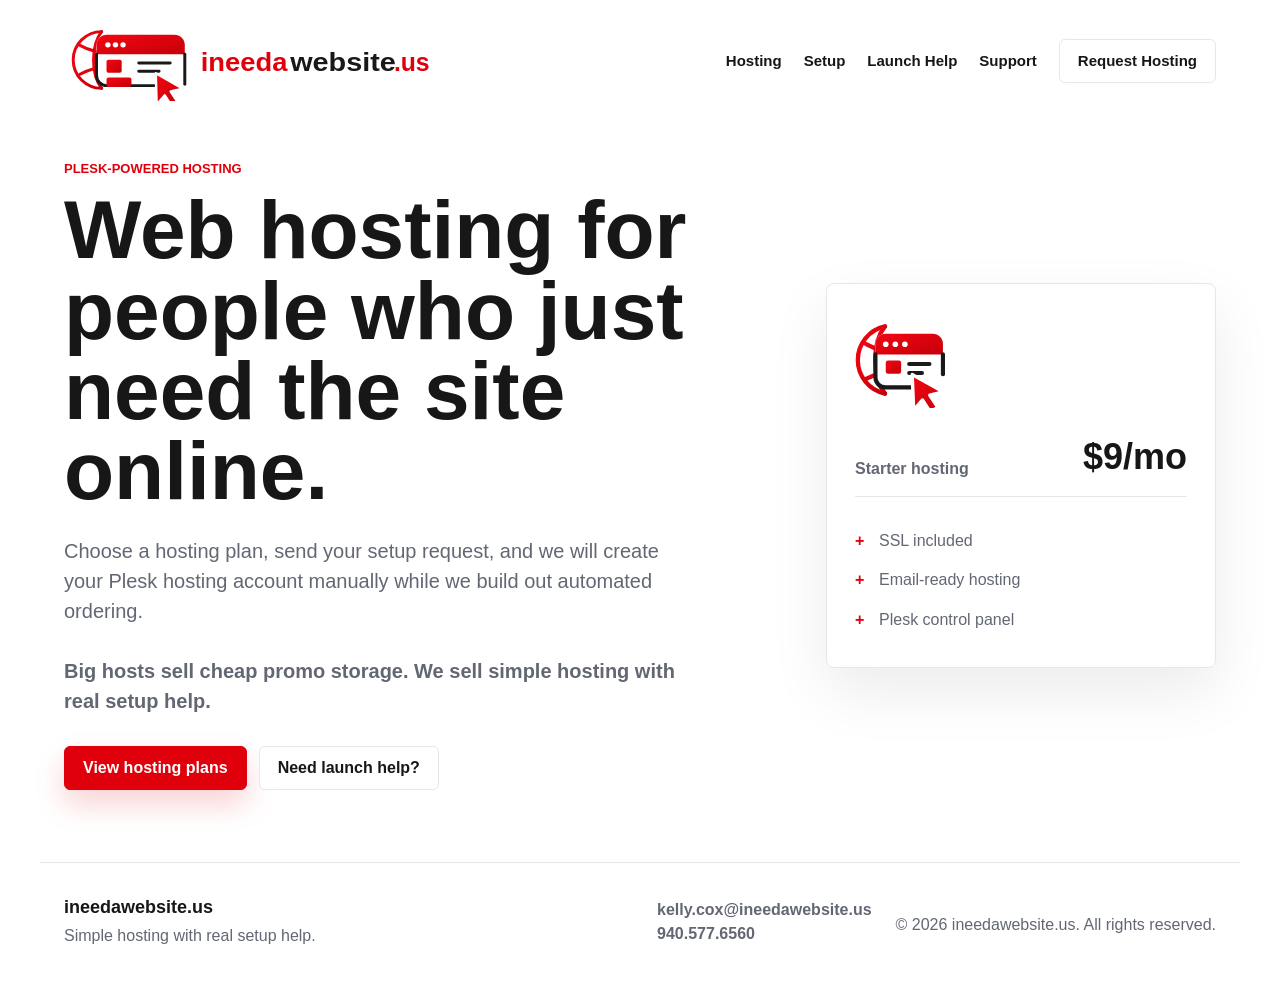
<file: index.html>
<!doctype html>
<html lang="en">
  <head>
    <meta charset="utf-8">
    <meta name="viewport" content="width=device-width, initial-scale=1">
    <title>ineedawebsite.us | Web Hosting and Website Launches</title>
    <meta name="description" content="Simple web hosting with real setup help from ineedawebsite.us.">
    <link rel="icon" href="favicon.ico" sizes="any">
    <link rel="icon" href="assets/favicon.svg" type="image/svg+xml">
    <link rel="apple-touch-icon" href="assets/apple-touch-icon.png">
    <link rel="stylesheet" href="styles.css">
  </head>
  <body>
    <header class="site-header">
      <a class="brand" href="/" aria-label="ineedawebsite.us home">
        <img src="assets/logo.svg?v=20260608-logo-gap-fix" alt="ineedawebsite.us">
      </a>
      <nav aria-label="Primary navigation">
        <a href="hosting.html">Hosting</a>
        <a href="setup.html">Setup</a>
        <a href="launch.html">Launch Help</a>
        <a href="support.html">Support</a>
        <a class="nav-button" href="request-hosting.html">Request Hosting</a>
      </nav>
    </header>

    <main>
      <section class="hero">
        <div class="hero-copy">
          <p class="eyebrow">Plesk-powered hosting</p>
          <h1>Web hosting for people who just need the site online.</h1>
          <p>Choose a hosting plan, send your setup request, and we will create your Plesk hosting account manually while we build out automated ordering.</p>
          <p class="tagline">Big hosts sell cheap promo storage. We sell simple hosting with real setup help.</p>
          <div class="hero-actions">
            <a class="button primary" href="hosting.html">View hosting plans</a>
            <a class="button secondary" href="launch.html">Need launch help?</a>
          </div>
        </div>
        <div class="hero-panel" aria-label="Hosting account preview">
          <img src="assets/mark.svg" alt="">
          <div>
            <span>Starter hosting</span>
            <strong>$9/mo</strong>
          </div>
          <ul>
            <li>SSL included</li>
            <li>Email-ready hosting</li>
            <li>Plesk control panel</li>
          </ul>
        </div>
      </section>
    </main>
    <footer class="site-footer">
      <div>
        <strong>ineedawebsite.us</strong>
        <p>Simple hosting with real setup help.</p>
      </div>
      <address>
        <a href="mailto:kelly.cox@ineedawebsite.us">kelly.cox@ineedawebsite.us</a>
        <a href="tel:+19405776560">940.577.6560</a>
      </address>
      <p>&copy; 2026 ineedawebsite.us. All rights reserved.</p>
    </footer>
  </body>
</html>
</file>
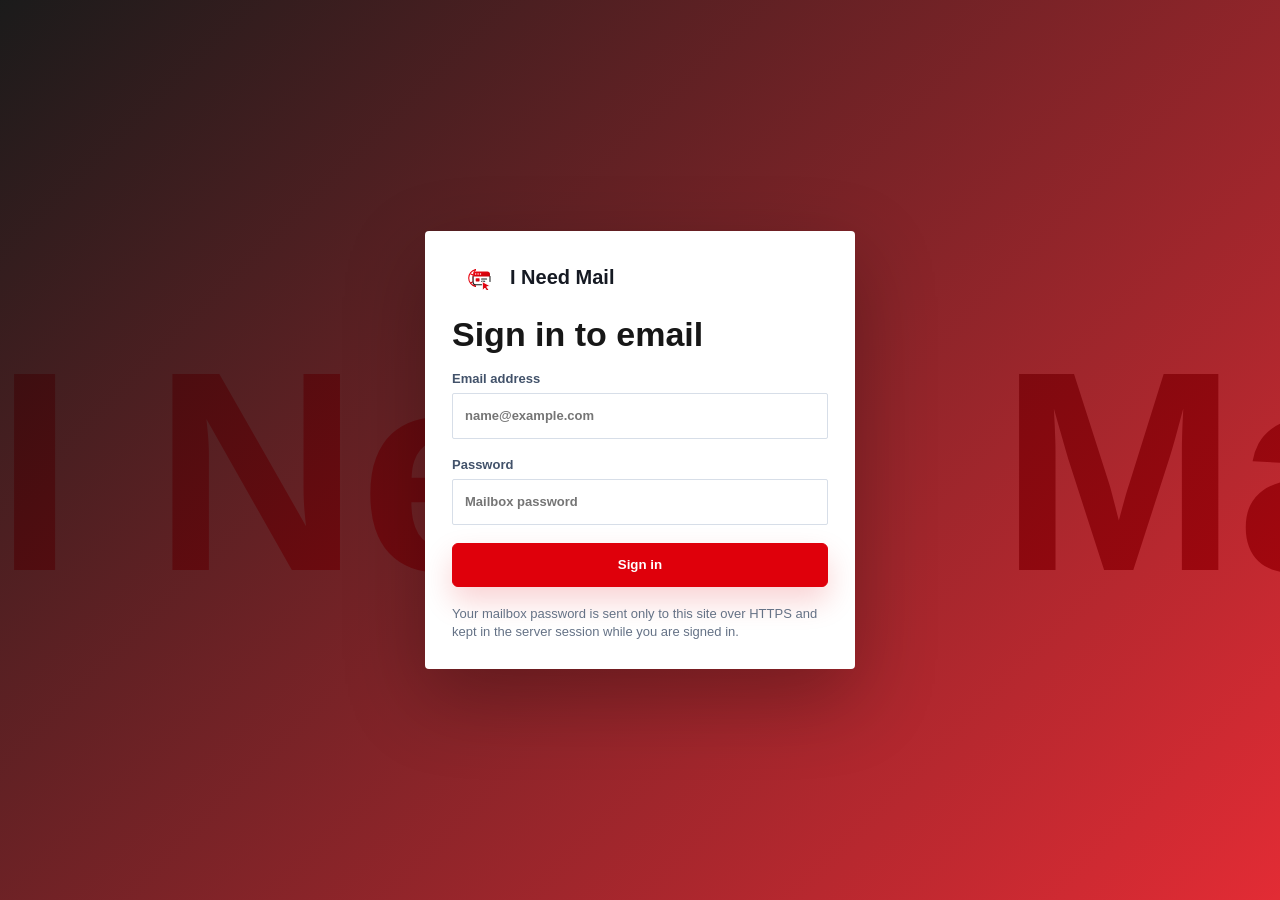
<file: mail/index.html>
<!doctype html>
<html lang="en">
  <head>
    <meta charset="utf-8">
    <meta name="viewport" content="width=device-width, initial-scale=1">
    <title>I Need Mail | Business Email</title>
    <meta name="description" content="I Need Mail is a clean webmail app for business mailboxes.">
    <link rel="icon" href="favicon.ico" sizes="any">
    <link rel="icon" href="assets/favicon.svg?v=20260620-ineedmail" type="image/svg+xml">
    <link rel="apple-touch-icon" href="assets/apple-touch-icon.png">
    <link rel="stylesheet" href="styles.css?v=20260620-ineedmail">
  </head>
  <body class="mail-app auth-locked">
    <section class="login-screen" id="loginScreen" aria-label="Email sign in">
      <form class="login-panel" id="loginForm">
        <a class="mail-brand login-brand" href="./" aria-label="I Need Mail home">
          <img src="assets/mark.svg?v=20260620-ineedmail" alt="">
          <span>I Need Mail</span>
        </a>
        <div>
          <p class="mail-kicker">Plesk mailbox</p>
          <h1>Sign in to email</h1>
        </div>
        <label>
          <span>Email address</span>
          <input id="loginEmail" type="email" autocomplete="username" placeholder="name@example.com" required>
        </label>
        <label>
          <span>Password</span>
          <input id="loginPassword" type="password" autocomplete="current-password" placeholder="Mailbox password" required>
        </label>
        <button class="button primary full" type="submit">Sign in</button>
        <p class="login-note">Your mailbox password is sent only to this site over HTTPS and kept in the server session while you are signed in.</p>
      </form>
    </section>

    <main class="mail-shell" aria-label="I Need Mail email app">
      <aside class="mail-sidebar" aria-label="Mailboxes">
        <a class="mail-brand" href="./" aria-label="I Need Mail home">
          <img src="assets/mark.svg?v=20260620-ineedmail" alt="">
          <span>I Need Mail</span>
        </a>

        <button class="compose-launch" type="button" id="composeButton">
          <span aria-hidden="true">+</span>
          Compose
        </button>

        <nav class="mailbox-nav" aria-label="Folders">
          <button class="mailbox-link active" type="button" data-folder="inbox">
            <span>Inbox</span>
            <strong id="inboxCount">0</strong>
          </button>
          <button class="mailbox-link" type="button" data-folder="sent">
            <span>Sent</span>
            <strong id="sentCount">0</strong>
          </button>
          <button class="mailbox-link" type="button" data-folder="drafts">
            <span>Drafts</span>
            <strong id="draftCount">0</strong>
          </button>
          <button class="mailbox-link" type="button" data-folder="archive">
            <span>Archive</span>
            <strong id="archiveCount">0</strong>
          </button>
          <button class="mailbox-link" type="button" data-folder="spam">
            <span>Spam</span>
            <strong id="spamCount">0</strong>
          </button>
          <button class="mailbox-link" type="button" data-folder="trash">
            <span>Trash</span>
            <strong id="trashCount">0</strong>
          </button>
        </nav>

        <section class="mail-account" aria-label="Current account">
          <span>Signed in as</span>
          <strong id="accountEmail">Not signed in</strong>
          <button class="signout-button" type="button" id="signOutButton">Sign out</button>
        </section>
      </aside>

      <section class="mail-main">
        <header class="mail-topbar">
          <div>
            <p class="mail-kicker">Mail</p>
            <h1>Inbox</h1>
          </div>
          <label class="search-box">
            <span aria-hidden="true">Search</span>
            <input id="searchInput" type="search" placeholder="Search mail">
          </label>
        </header>

        <section class="command-bar" aria-label="Message commands">
          <button class="command-button primary-command" type="button" id="composeButtonTop">New mail</button>
          <button class="command-button" type="button" id="replyTop">Reply</button>
          <button class="command-button" type="button" id="forwardTop">Forward</button>
          <button class="command-button" type="button" id="archiveTop">Archive</button>
          <button class="command-button danger-command" type="button" id="deleteTop">Delete</button>
        </section>

        <section class="mail-workspace">
          <div class="message-list-panel" aria-label="Messages">
            <div class="message-list-header">
              <h2 id="folderTitle">Inbox</h2>
              <button class="icon-button" type="button" id="refreshButton" title="Refresh inbox" aria-label="Refresh inbox">R</button>
            </div>
            <div class="message-list" id="messageList"></div>
          </div>

          <article class="reading-pane" id="readingPane" aria-live="polite">
            <div class="empty-state">
              <h2>Sign in to your mailbox</h2>
              <p>Your real emails will appear here after sign in.</p>
            </div>
          </article>
        </section>
      </section>
    </main>

    <dialog class="compose-dialog" id="composeDialog" aria-labelledby="composeTitle">
      <form method="dialog" class="compose-form" id="composeForm">
        <header>
          <h2 id="composeTitle">New Message</h2>
          <button class="icon-button" type="button" id="closeCompose" aria-label="Close compose">X</button>
        </header>

        <label>
          <span>To</span>
          <input id="composeTo" type="email" placeholder="name@example.com">
        </label>
        <label>
          <span>Subject</span>
          <input id="composeSubject" type="text" placeholder="What is this about?">
        </label>
        <label class="message-body-field">
          <span>Message</span>
          <textarea id="composeBody" rows="9" placeholder="Write your message..."></textarea>
        </label>

        <footer>
          <button class="button secondary" type="button" id="saveDraft">Save draft</button>
          <button class="button primary" type="submit">Send</button>
        </footer>
      </form>
    </dialog>

    <div class="toast" id="toast" role="status" aria-live="polite"></div>

    <script src="app.js?v=20260620-ineedmail"></script>
  </body>
</html>
</file>
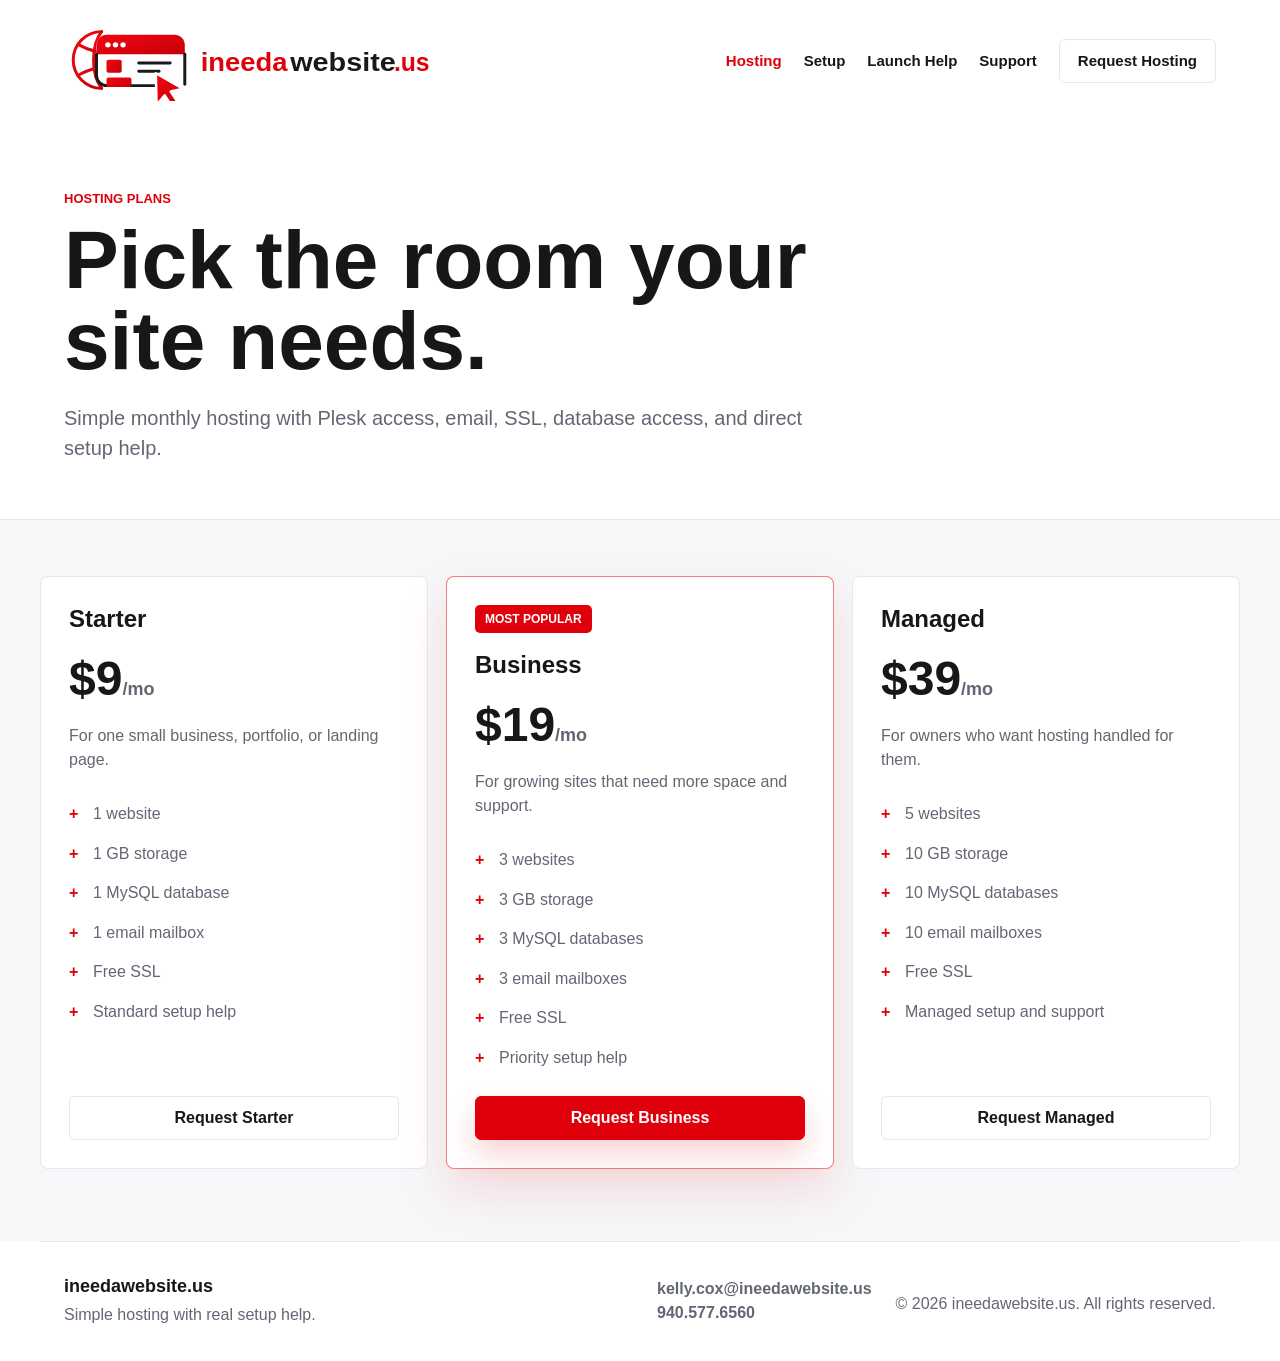
<file: hosting.html>
<!doctype html>
<html lang="en">
  <head>
    <meta charset="utf-8">
    <meta name="viewport" content="width=device-width, initial-scale=1">
    <title>Hosting Plans | ineedawebsite.us</title>
    <meta name="description" content="Compare Starter, Business, and Managed hosting plans from ineedawebsite.us.">
    <link rel="icon" href="favicon.ico" sizes="any">
    <link rel="icon" href="assets/favicon.svg" type="image/svg+xml">
    <link rel="apple-touch-icon" href="assets/apple-touch-icon.png">
    <link rel="stylesheet" href="styles.css">
  </head>
  <body>
    <header class="site-header">
      <a class="brand" href="/" aria-label="ineedawebsite.us home">
        <img src="assets/logo.svg?v=20260608-logo-gap-fix" alt="ineedawebsite.us">
      </a>
      <nav aria-label="Primary navigation">
        <a href="hosting.html" aria-current="page">Hosting</a>
        <a href="setup.html">Setup</a>
        <a href="launch.html">Launch Help</a>
        <a href="support.html">Support</a>
        <a class="nav-button" href="request-hosting.html">Request Hosting</a>
      </nav>
    </header>

    <main>
      <section class="page-hero">
        <p class="eyebrow">Hosting plans</p>
        <h1>Pick the room your site needs.</h1>
        <p>Simple monthly hosting with Plesk access, email, SSL, database access, and direct setup help.</p>
      </section>

      <section class="plans-section page-section">
        <div class="plans">
          <article class="plan">
            <h3>Starter</h3>
            <p class="price">$9<span>/mo</span></p>
            <p class="plan-note">For one small business, portfolio, or landing page.</p>
            <ul>
              <li>1 website</li>
              <li>1 GB storage</li>
              <li>1 MySQL database</li>
              <li>1 email mailbox</li>
              <li>Free SSL</li>
              <li>Standard setup help</li>
            </ul>
            <a class="button secondary full" href="mailto:kelly.cox@ineedawebsite.us?subject=Starter%20hosting%20request">Request Starter</a>
          </article>
          <article class="plan featured">
            <div class="badge">Most popular</div>
            <h3>Business</h3>
            <p class="price">$19<span>/mo</span></p>
            <p class="plan-note">For growing sites that need more space and support.</p>
            <ul>
              <li>3 websites</li>
              <li>3 GB storage</li>
              <li>3 MySQL databases</li>
              <li>3 email mailboxes</li>
              <li>Free SSL</li>
              <li>Priority setup help</li>
            </ul>
            <a class="button primary full" href="mailto:kelly.cox@ineedawebsite.us?subject=Business%20hosting%20request">Request Business</a>
          </article>
          <article class="plan">
            <h3>Managed</h3>
            <p class="price">$39<span>/mo</span></p>
            <p class="plan-note">For owners who want hosting handled for them.</p>
            <ul>
              <li>5 websites</li>
              <li>10 GB storage</li>
              <li>10 MySQL databases</li>
              <li>10 email mailboxes</li>
              <li>Free SSL</li>
              <li>Managed setup and support</li>
            </ul>
            <a class="button secondary full" href="mailto:kelly.cox@ineedawebsite.us?subject=Managed%20hosting%20request">Request Managed</a>
          </article>
        </div>
      </section>
    </main>
    <footer class="site-footer">
      <div>
        <strong>ineedawebsite.us</strong>
        <p>Simple hosting with real setup help.</p>
      </div>
      <address>
        <a href="mailto:kelly.cox@ineedawebsite.us">kelly.cox@ineedawebsite.us</a>
        <a href="tel:+19405776560">940.577.6560</a>
      </address>
      <p>&copy; 2026 ineedawebsite.us. All rights reserved.</p>
    </footer>
  </body>
</html>
</file>
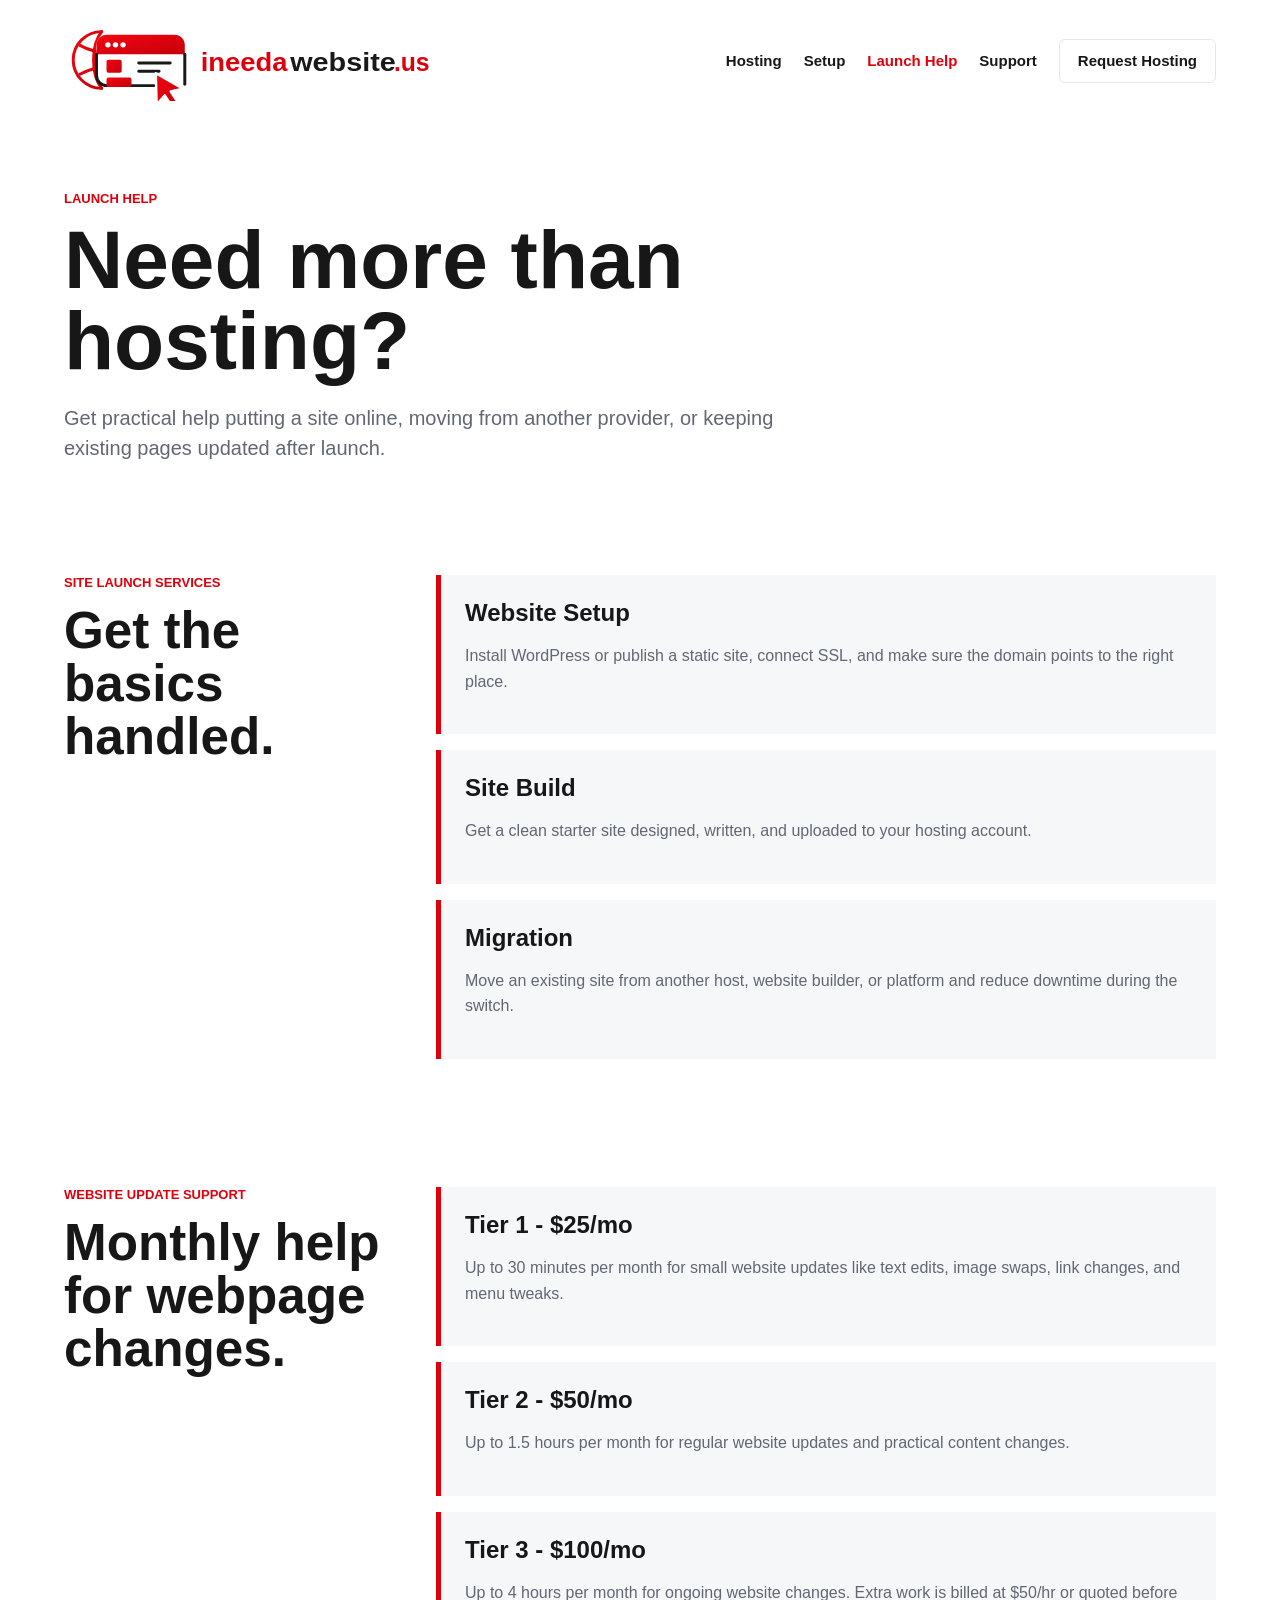
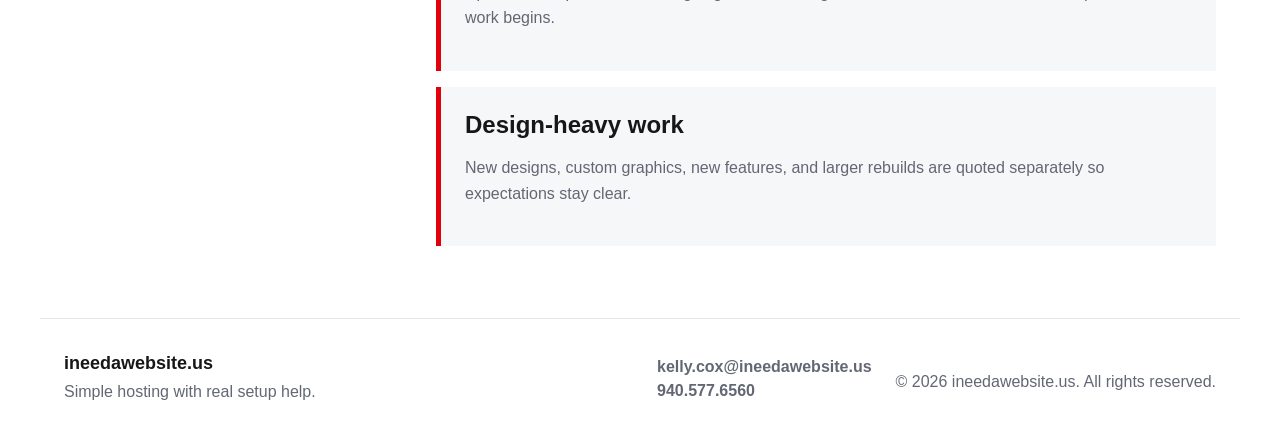
<file: launch.html>
<!doctype html>
<html lang="en">
  <head>
    <meta charset="utf-8">
    <meta name="viewport" content="width=device-width, initial-scale=1">
    <title>Launch Help | ineedawebsite.us</title>
    <meta name="description" content="Website setup, migration, and monthly website update support from ineedawebsite.us.">
    <link rel="icon" href="favicon.ico" sizes="any">
    <link rel="icon" href="assets/favicon.svg" type="image/svg+xml">
    <link rel="apple-touch-icon" href="assets/apple-touch-icon.png">
    <link rel="stylesheet" href="styles.css">
  </head>
  <body>
    <header class="site-header">
      <a class="brand" href="/" aria-label="ineedawebsite.us home">
        <img src="assets/logo.svg?v=20260608-logo-gap-fix" alt="ineedawebsite.us">
      </a>
      <nav aria-label="Primary navigation">
        <a href="hosting.html">Hosting</a>
        <a href="setup.html">Setup</a>
        <a href="launch.html" aria-current="page">Launch Help</a>
        <a href="support.html">Support</a>
        <a class="nav-button" href="request-hosting.html">Request Hosting</a>
      </nav>
    </header>

    <main>
      <section class="page-hero">
        <p class="eyebrow">Launch help</p>
        <h1>Need more than hosting?</h1>
        <p>Get practical help putting a site online, moving from another provider, or keeping existing pages updated after launch.</p>
      </section>

      <section class="split-section page-section">
        <div>
          <p class="eyebrow">Site launch services</p>
          <h2>Get the basics handled.</h2>
        </div>
        <div class="launch-grid">
          <article>
            <h3>Website Setup</h3>
            <p>Install WordPress or publish a static site, connect SSL, and make sure the domain points to the right place.</p>
          </article>
          <article>
            <h3>Site Build</h3>
            <p>Get a clean starter site designed, written, and uploaded to your hosting account.</p>
          </article>
          <article>
            <h3>Migration</h3>
            <p>Move an existing site from another host, website builder, or platform and reduce downtime during the switch.</p>
          </article>
        </div>
      </section>

      <section class="split-section page-section">
        <div>
          <p class="eyebrow">Website Update Support</p>
          <h2>Monthly help for webpage changes.</h2>
        </div>
        <div class="launch-grid">
          <article>
            <h3>Tier 1 - $25/mo</h3>
            <p>Up to 30 minutes per month for small website updates like text edits, image swaps, link changes, and menu tweaks.</p>
          </article>
          <article>
            <h3>Tier 2 - $50/mo</h3>
            <p>Up to 1.5 hours per month for regular website updates and practical content changes.</p>
          </article>
          <article>
            <h3>Tier 3 - $100/mo</h3>
            <p>Up to 4 hours per month for ongoing website changes. Extra work is billed at $50/hr or quoted before work begins.</p>
          </article>
          <article>
            <h3>Design-heavy work</h3>
            <p>New designs, custom graphics, new features, and larger rebuilds are quoted separately so expectations stay clear.</p>
          </article>
        </div>
      </section>
    </main>
    <footer class="site-footer">
      <div>
        <strong>ineedawebsite.us</strong>
        <p>Simple hosting with real setup help.</p>
      </div>
      <address>
        <a href="mailto:kelly.cox@ineedawebsite.us">kelly.cox@ineedawebsite.us</a>
        <a href="tel:+19405776560">940.577.6560</a>
      </address>
      <p>&copy; 2026 ineedawebsite.us. All rights reserved.</p>
    </footer>
  </body>
</html>
</file>
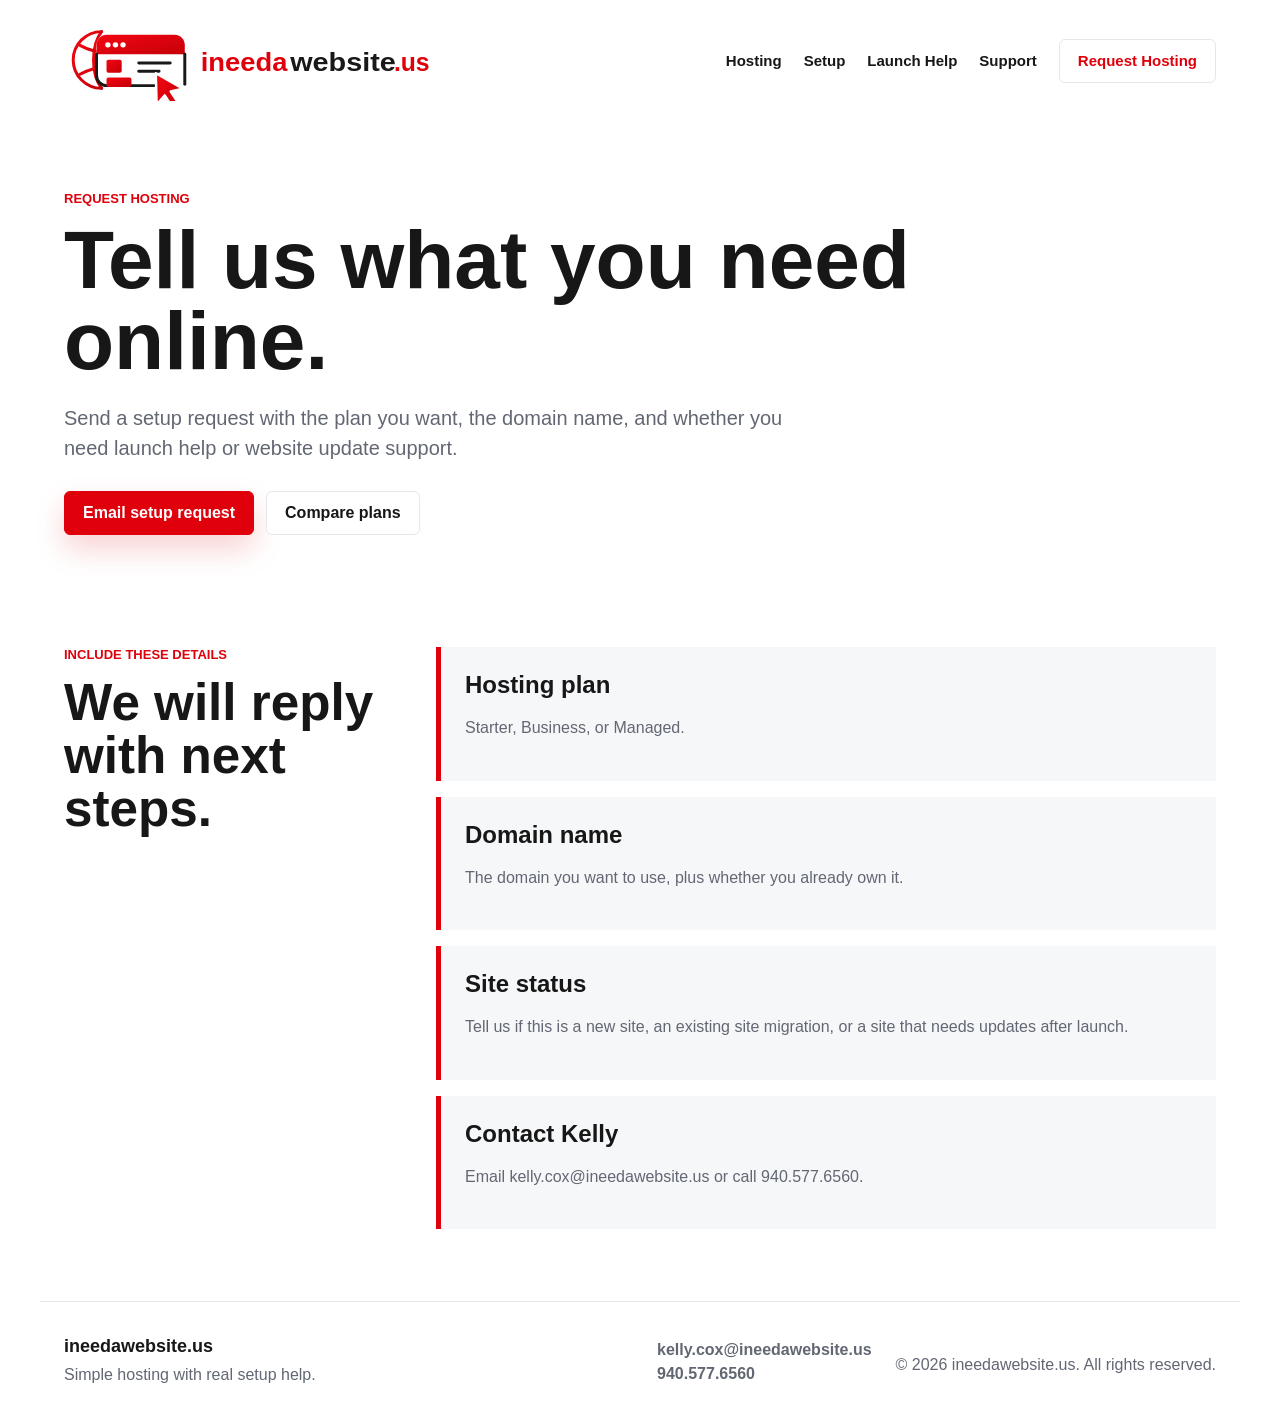
<file: request-hosting.html>
<!doctype html>
<html lang="en">
  <head>
    <meta charset="utf-8">
    <meta name="viewport" content="width=device-width, initial-scale=1">
    <title>Request Hosting | ineedawebsite.us</title>
    <meta name="description" content="Request a hosting setup from ineedawebsite.us.">
    <link rel="icon" href="favicon.ico" sizes="any">
    <link rel="icon" href="assets/favicon.svg" type="image/svg+xml">
    <link rel="apple-touch-icon" href="assets/apple-touch-icon.png">
    <link rel="stylesheet" href="styles.css">
  </head>
  <body>
    <header class="site-header">
      <a class="brand" href="/" aria-label="ineedawebsite.us home">
        <img src="assets/logo.svg?v=20260608-logo-gap-fix" alt="ineedawebsite.us">
      </a>
      <nav aria-label="Primary navigation">
        <a href="hosting.html">Hosting</a>
        <a href="setup.html">Setup</a>
        <a href="launch.html">Launch Help</a>
        <a href="support.html">Support</a>
        <a class="nav-button" href="request-hosting.html" aria-current="page">Request Hosting</a>
      </nav>
    </header>

    <main>
      <section class="page-hero">
        <p class="eyebrow">Request hosting</p>
        <h1>Tell us what you need online.</h1>
        <p>Send a setup request with the plan you want, the domain name, and whether you need launch help or website update support.</p>
        <div class="hero-actions">
          <a class="button primary" href="mailto:kelly.cox@ineedawebsite.us?subject=Hosting%20setup%20request">Email setup request</a>
          <a class="button secondary" href="hosting.html">Compare plans</a>
        </div>
      </section>

      <section class="split-section page-section">
        <div>
          <p class="eyebrow">Include these details</p>
          <h2>We will reply with next steps.</h2>
        </div>
        <div class="launch-grid">
          <article>
            <h3>Hosting plan</h3>
            <p>Starter, Business, or Managed.</p>
          </article>
          <article>
            <h3>Domain name</h3>
            <p>The domain you want to use, plus whether you already own it.</p>
          </article>
          <article>
            <h3>Site status</h3>
            <p>Tell us if this is a new site, an existing site migration, or a site that needs updates after launch.</p>
          </article>
          <article>
            <h3>Contact Kelly</h3>
            <p>Email <a href="mailto:kelly.cox@ineedawebsite.us">kelly.cox@ineedawebsite.us</a> or call <a href="tel:+19405776560">940.577.6560</a>.</p>
          </article>
        </div>
      </section>
    </main>
    <footer class="site-footer">
      <div>
        <strong>ineedawebsite.us</strong>
        <p>Simple hosting with real setup help.</p>
      </div>
      <address>
        <a href="mailto:kelly.cox@ineedawebsite.us">kelly.cox@ineedawebsite.us</a>
        <a href="tel:+19405776560">940.577.6560</a>
      </address>
      <p>&copy; 2026 ineedawebsite.us. All rights reserved.</p>
    </footer>
  </body>
</html>
</file>
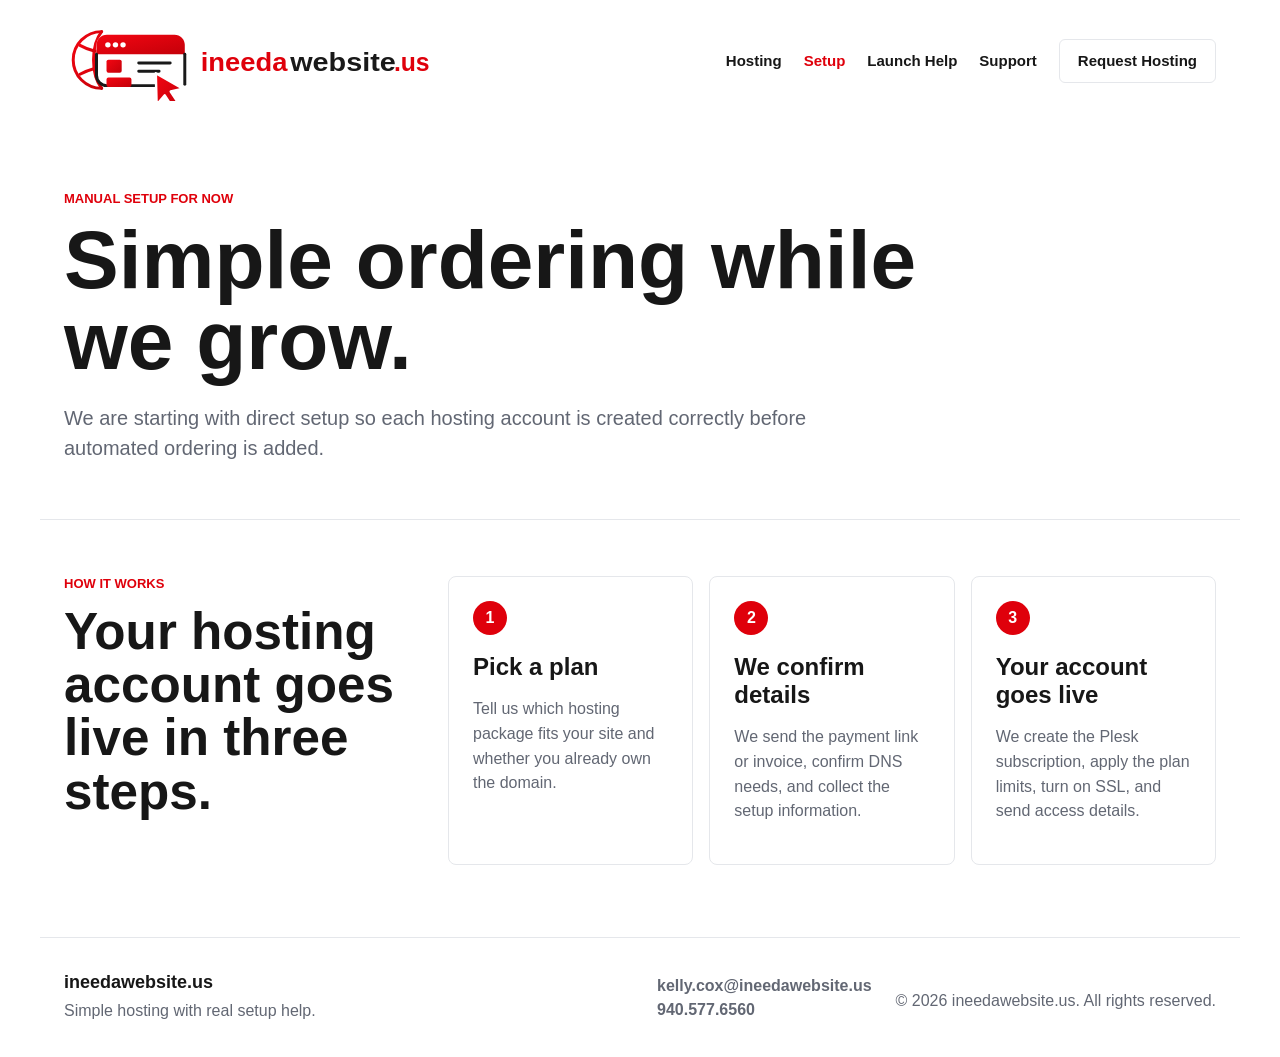
<file: setup.html>
<!doctype html>
<html lang="en">
  <head>
    <meta charset="utf-8">
    <meta name="viewport" content="width=device-width, initial-scale=1">
    <title>Setup | ineedawebsite.us</title>
    <meta name="description" content="How manual hosting setup works at ineedawebsite.us.">
    <link rel="icon" href="favicon.ico" sizes="any">
    <link rel="icon" href="assets/favicon.svg" type="image/svg+xml">
    <link rel="apple-touch-icon" href="assets/apple-touch-icon.png">
    <link rel="stylesheet" href="styles.css">
  </head>
  <body>
    <header class="site-header">
      <a class="brand" href="/" aria-label="ineedawebsite.us home">
        <img src="assets/logo.svg?v=20260608-logo-gap-fix" alt="ineedawebsite.us">
      </a>
      <nav aria-label="Primary navigation">
        <a href="hosting.html">Hosting</a>
        <a href="setup.html" aria-current="page">Setup</a>
        <a href="launch.html">Launch Help</a>
        <a href="support.html">Support</a>
        <a class="nav-button" href="request-hosting.html">Request Hosting</a>
      </nav>
    </header>

    <main>
      <section class="page-hero">
        <p class="eyebrow">Manual setup for now</p>
        <h1>Simple ordering while we grow.</h1>
        <p>We are starting with direct setup so each hosting account is created correctly before automated ordering is added.</p>
      </section>

      <section class="automation-section page-section">
        <div>
          <p class="eyebrow">How it works</p>
          <h2>Your hosting account goes live in three steps.</h2>
        </div>
        <div class="steps">
          <article>
            <span>1</span>
            <h3>Pick a plan</h3>
            <p>Tell us which hosting package fits your site and whether you already own the domain.</p>
          </article>
          <article>
            <span>2</span>
            <h3>We confirm details</h3>
            <p>We send the payment link or invoice, confirm DNS needs, and collect the setup information.</p>
          </article>
          <article>
            <span>3</span>
            <h3>Your account goes live</h3>
            <p>We create the Plesk subscription, apply the plan limits, turn on SSL, and send access details.</p>
          </article>
        </div>
      </section>
    </main>
    <footer class="site-footer">
      <div>
        <strong>ineedawebsite.us</strong>
        <p>Simple hosting with real setup help.</p>
      </div>
      <address>
        <a href="mailto:kelly.cox@ineedawebsite.us">kelly.cox@ineedawebsite.us</a>
        <a href="tel:+19405776560">940.577.6560</a>
      </address>
      <p>&copy; 2026 ineedawebsite.us. All rights reserved.</p>
    </footer>
  </body>
</html>
</file>
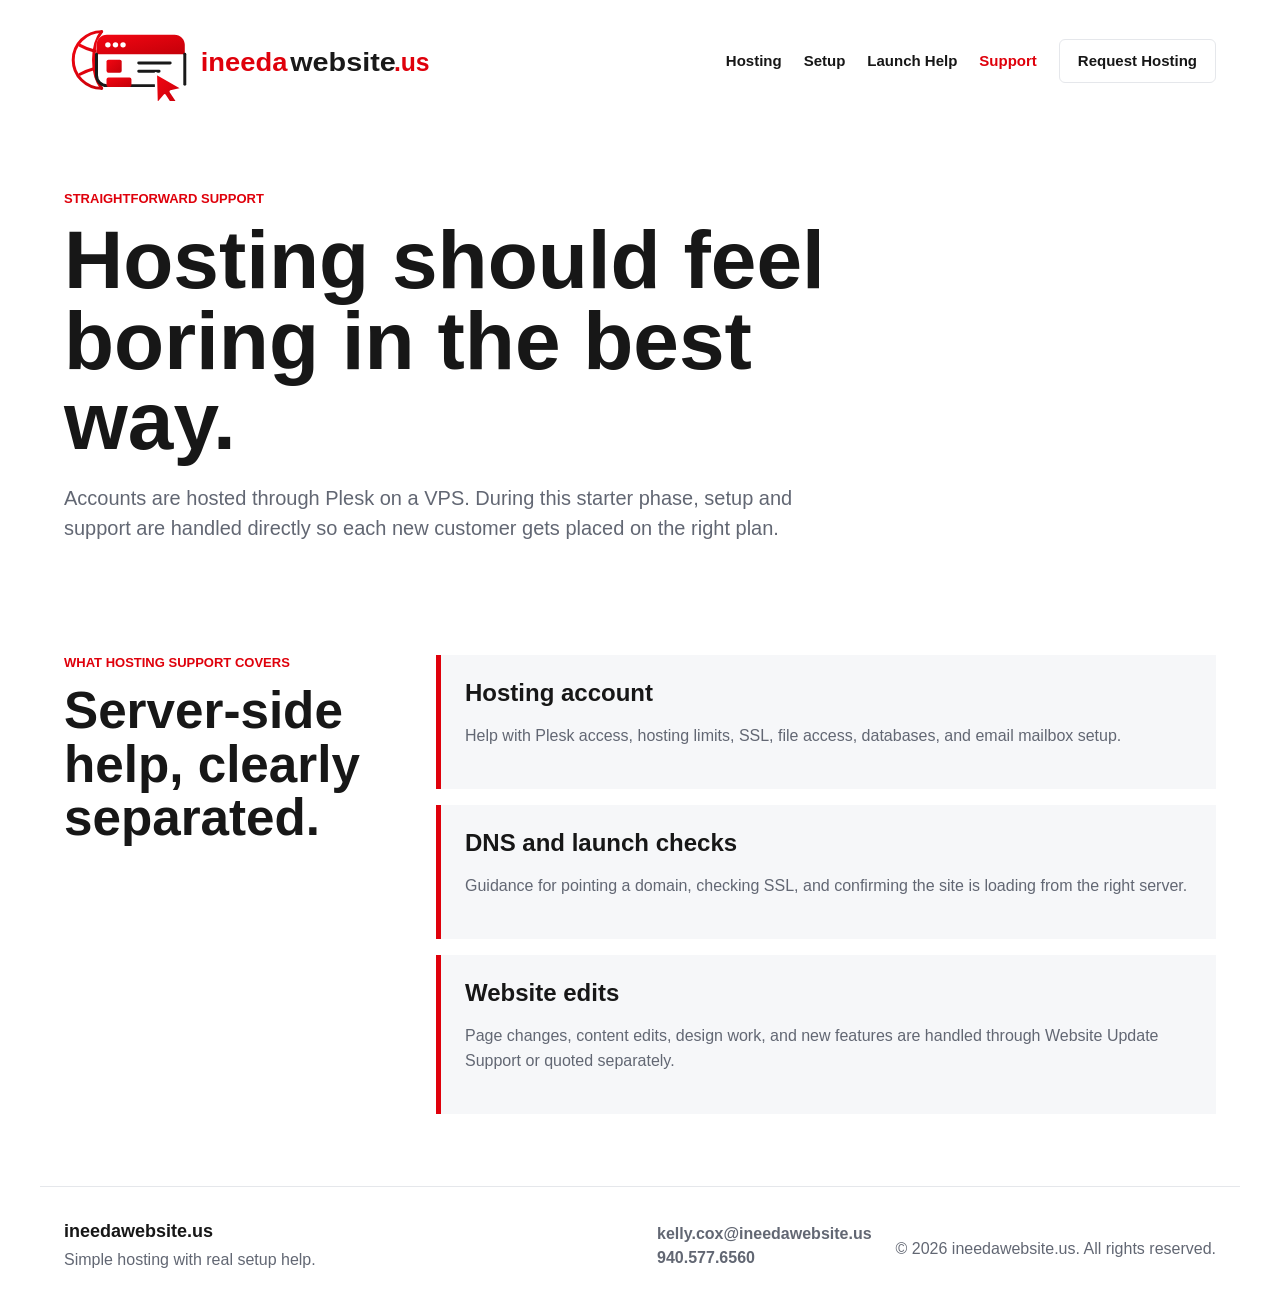
<file: support.html>
<!doctype html>
<html lang="en">
  <head>
    <meta charset="utf-8">
    <meta name="viewport" content="width=device-width, initial-scale=1">
    <title>Support | ineedawebsite.us</title>
    <meta name="description" content="Hosting support details for ineedawebsite.us customers.">
    <link rel="icon" href="favicon.ico" sizes="any">
    <link rel="icon" href="assets/favicon.svg" type="image/svg+xml">
    <link rel="apple-touch-icon" href="assets/apple-touch-icon.png">
    <link rel="stylesheet" href="styles.css">
  </head>
  <body>
    <header class="site-header">
      <a class="brand" href="/" aria-label="ineedawebsite.us home">
        <img src="assets/logo.svg?v=20260608-logo-gap-fix" alt="ineedawebsite.us">
      </a>
      <nav aria-label="Primary navigation">
        <a href="hosting.html">Hosting</a>
        <a href="setup.html">Setup</a>
        <a href="launch.html">Launch Help</a>
        <a href="support.html" aria-current="page">Support</a>
        <a class="nav-button" href="request-hosting.html">Request Hosting</a>
      </nav>
    </header>

    <main>
      <section class="page-hero">
        <p class="eyebrow">Straightforward support</p>
        <h1>Hosting should feel boring in the best way.</h1>
        <p>Accounts are hosted through Plesk on a VPS. During this starter phase, setup and support are handled directly so each new customer gets placed on the right plan.</p>
      </section>

      <section class="split-section page-section">
        <div>
          <p class="eyebrow">What hosting support covers</p>
          <h2>Server-side help, clearly separated.</h2>
        </div>
        <div class="launch-grid">
          <article>
            <h3>Hosting account</h3>
            <p>Help with Plesk access, hosting limits, SSL, file access, databases, and email mailbox setup.</p>
          </article>
          <article>
            <h3>DNS and launch checks</h3>
            <p>Guidance for pointing a domain, checking SSL, and confirming the site is loading from the right server.</p>
          </article>
          <article>
            <h3>Website edits</h3>
            <p>Page changes, content edits, design work, and new features are handled through Website Update Support or quoted separately.</p>
          </article>
        </div>
      </section>
    </main>
    <footer class="site-footer">
      <div>
        <strong>ineedawebsite.us</strong>
        <p>Simple hosting with real setup help.</p>
      </div>
      <address>
        <a href="mailto:kelly.cox@ineedawebsite.us">kelly.cox@ineedawebsite.us</a>
        <a href="tel:+19405776560">940.577.6560</a>
      </address>
      <p>&copy; 2026 ineedawebsite.us. All rights reserved.</p>
    </footer>
  </body>
</html>
</file>
<file: styles.css>
:root {
  --red: #df000b;
  --red-dark: #b80008;
  --ink: #171717;
  --muted: #626773;
  --line: #e5e7eb;
  --soft: #f6f7f9;
  --white: #fff;
}

* {
  box-sizing: border-box;
}

html {
  scroll-behavior: smooth;
}

body {
  margin: 0;
  color: var(--ink);
  font-family: Arial, Helvetica, sans-serif;
  background: var(--white);
}

a {
  color: inherit;
  text-decoration: none;
}

.site-header {
  display: flex;
  align-items: center;
  justify-content: space-between;
  gap: 24px;
  max-width: 1200px;
  margin: 0 auto;
  padding: 20px 24px;
}

.brand img {
  display: block;
  width: min(390px, 52vw);
  height: auto;
}

nav {
  display: flex;
  align-items: center;
  gap: 22px;
  font-size: 15px;
  font-weight: 800;
}

nav a[aria-current="page"] {
  color: var(--red);
}

.nav-button,
.button {
  display: inline-flex;
  align-items: center;
  justify-content: center;
  min-height: 44px;
  padding: 0 18px;
  border-radius: 6px;
  font-weight: 900;
}

.nav-button,
.button.secondary {
  color: var(--ink);
  border: 1px solid var(--line);
  background: var(--white);
}

.button.primary {
  color: var(--white);
  border: 1px solid var(--red);
  background: var(--red);
  box-shadow: 0 14px 30px rgba(223, 0, 11, .18);
}

.full {
  width: 100%;
}

.hero {
  display: grid;
  grid-template-columns: minmax(0, 1fr) minmax(280px, 390px);
  align-items: center;
  gap: 54px;
  max-width: 1200px;
  min-height: 68vh;
  margin: 0 auto;
  padding: 40px 24px 72px;
}

.hero-copy {
  max-width: 760px;
}

.eyebrow {
  margin: 0 0 14px;
  color: var(--red);
  font-size: 13px;
  font-weight: 900;
  letter-spacing: 0;
  text-transform: uppercase;
}

h1,
h2,
h3,
p {
  letter-spacing: 0;
}

h1 {
  margin: 0;
  font-size: clamp(44px, 7vw, 82px);
  line-height: .98;
}

h2 {
  margin: 0;
  font-size: clamp(32px, 4vw, 52px);
  line-height: 1.04;
}

h3 {
  margin: 0;
  font-size: 24px;
}

.hero-copy > p:not(.eyebrow) {
  max-width: 620px;
  margin: 24px 0 30px;
  color: var(--muted);
  font-size: 20px;
  line-height: 1.5;
}

.hero-copy .tagline {
  margin-top: -12px;
  color: var(--ink);
  font-weight: 900;
}

.page-hero {
  max-width: 1200px;
  margin: 0 auto;
  padding: 70px 24px 56px;
}

.page-hero h1 {
  max-width: 880px;
}

.page-hero p:not(.eyebrow) {
  max-width: 760px;
  margin: 22px 0 0;
  color: var(--muted);
  font-size: 20px;
  line-height: 1.5;
}

.page-hero .hero-actions {
  margin-top: 28px;
}

.hero-actions {
  display: flex;
  flex-wrap: wrap;
  gap: 12px;
}

.hero-panel {
  padding: 28px;
  border: 1px solid var(--line);
  border-radius: 8px;
  background: var(--white);
  box-shadow: 0 24px 60px rgba(17, 17, 17, .08);
}

.hero-panel img {
  width: 96px;
  height: 96px;
}

.hero-panel div {
  display: flex;
  align-items: flex-end;
  justify-content: space-between;
  gap: 14px;
  margin: 24px 0;
  padding-bottom: 18px;
  border-bottom: 1px solid var(--line);
}

.hero-panel span {
  color: var(--muted);
  font-weight: 800;
}

.hero-panel strong {
  font-size: 36px;
}

ul {
  margin: 0;
  padding: 0;
  list-style: none;
}

li {
  position: relative;
  padding: 9px 0 9px 24px;
  color: var(--muted);
  line-height: 1.35;
}

li::before {
  position: absolute;
  left: 0;
  color: var(--red);
  content: "+";
  font-weight: 900;
}

.plans-section,
.automation-section,
.split-section,
.support-section {
  padding: 72px 24px;
}

.page-section {
  padding-top: 56px;
}

.plans-section {
  border-top: 1px solid var(--line);
  background: var(--soft);
}

.section-heading,
.plans,
.automation-section,
.split-section,
.support-section {
  max-width: 1200px;
  margin: 0 auto;
}

.section-heading {
  margin-bottom: 28px;
}

.plans {
  display: grid;
  grid-template-columns: repeat(3, minmax(0, 1fr));
  gap: 18px;
}

.plan {
  position: relative;
  display: flex;
  flex-direction: column;
  gap: 18px;
  min-height: 500px;
  padding: 28px;
  border: 1px solid var(--line);
  border-radius: 8px;
  background: var(--white);
}

.plan.featured {
  border-color: rgba(223, 0, 11, .5);
  box-shadow: 0 22px 50px rgba(223, 0, 11, .12);
}

.badge {
  align-self: flex-start;
  padding: 7px 10px;
  color: var(--white);
  background: var(--red);
  border-radius: 5px;
  font-size: 12px;
  font-weight: 900;
  text-transform: uppercase;
}

.price {
  margin: 0;
  font-size: 48px;
  font-weight: 900;
}

.price span {
  color: var(--muted);
  font-size: 18px;
}

.plan-note {
  min-height: 52px;
  margin: 0;
  color: var(--muted);
  line-height: 1.5;
}

.plan ul {
  flex: 1;
}

.automation-section {
  display: grid;
  grid-template-columns: 350px minmax(0, 1fr);
  gap: 34px;
  border-top: 1px solid var(--line);
}

.steps {
  display: grid;
  grid-template-columns: repeat(3, minmax(0, 1fr));
  gap: 16px;
}

.steps article {
  min-height: 230px;
  padding: 24px;
  border: 1px solid var(--line);
  border-radius: 8px;
}

.steps span {
  display: inline-flex;
  align-items: center;
  justify-content: center;
  width: 34px;
  height: 34px;
  margin-bottom: 18px;
  color: var(--white);
  background: var(--red);
  border-radius: 50%;
  font-weight: 900;
}

.steps p {
  color: var(--muted);
  line-height: 1.55;
}

.split-section {
  display: grid;
  grid-template-columns: 330px minmax(0, 1fr);
  gap: 42px;
}

.launch-grid {
  display: grid;
  gap: 16px;
}

.launch-grid article {
  padding: 24px;
  border-left: 5px solid var(--red);
  background: var(--soft);
}

.launch-grid p,
.support-section p {
  color: var(--muted);
  line-height: 1.6;
}

.support-section {
  border-top: 1px solid var(--line);
}

.support-section p {
  max-width: 680px;
  margin: 20px 0 28px;
  font-size: 19px;
}

.site-footer {
  display: grid;
  grid-template-columns: minmax(0, 1fr) auto auto;
  align-items: center;
  gap: 24px;
  max-width: 1200px;
  margin: 0 auto;
  padding: 34px 24px;
  border-top: 1px solid var(--line);
  color: var(--muted);
}

.site-footer strong {
  display: block;
  color: var(--ink);
  font-size: 18px;
}

.site-footer p {
  margin: 6px 0 0;
  line-height: 1.5;
}

.site-footer address {
  display: grid;
  gap: 6px;
  font-style: normal;
  font-weight: 800;
}

.site-footer a:hover {
  color: var(--red);
}

@media (max-width: 900px) {
  .site-header,
  .hero,
  .automation-section,
  .split-section {
    grid-template-columns: 1fr;
  }

  .site-header {
    align-items: flex-start;
    flex-direction: column;
  }

  nav {
    width: 100%;
    flex-wrap: wrap;
  }

  .brand img {
    width: min(390px, 86vw);
  }

  .plans {
    grid-template-columns: 1fr;
  }

  .steps {
    grid-template-columns: 1fr;
  }

  .plan {
    min-height: auto;
  }

  .site-footer {
    grid-template-columns: 1fr;
    align-items: flex-start;
  }
}
</file>
<file: mail/styles.css>
:root {
  --red: #df000b;
  --red-dark: #b80008;
  --ink: #171717;
  --muted: #626773;
  --line: #e5e7eb;
  --soft: #f6f7f9;
  --white: #fff;
}

* {
  box-sizing: border-box;
}

html {
  scroll-behavior: smooth;
}

body {
  margin: 0;
  color: var(--ink);
  font-family: Arial, Helvetica, sans-serif;
  background: var(--white);
}

a {
  color: inherit;
  text-decoration: none;
}

.site-header {
  display: flex;
  align-items: center;
  justify-content: space-between;
  gap: 24px;
  max-width: 1200px;
  margin: 0 auto;
  padding: 20px 24px;
}

.brand img {
  display: block;
  width: min(390px, 52vw);
  height: auto;
}

nav {
  display: flex;
  align-items: center;
  gap: 22px;
  font-size: 15px;
  font-weight: 800;
}

nav a[aria-current="page"] {
  color: var(--red);
}

.nav-button,
.button {
  display: inline-flex;
  align-items: center;
  justify-content: center;
  min-height: 44px;
  padding: 0 18px;
  border-radius: 6px;
  font-weight: 900;
}

.nav-button,
.button.secondary {
  color: var(--ink);
  border: 1px solid var(--line);
  background: var(--white);
}

.button.primary {
  color: var(--white);
  border: 1px solid var(--red);
  background: var(--red);
  box-shadow: 0 14px 30px rgba(223, 0, 11, .18);
}

.full {
  width: 100%;
}

.hero {
  display: grid;
  grid-template-columns: minmax(0, 1fr) minmax(280px, 390px);
  align-items: center;
  gap: 54px;
  max-width: 1200px;
  min-height: 68vh;
  margin: 0 auto;
  padding: 40px 24px 72px;
}

.hero-copy {
  max-width: 760px;
}

.eyebrow {
  margin: 0 0 14px;
  color: var(--red);
  font-size: 13px;
  font-weight: 900;
  letter-spacing: 0;
  text-transform: uppercase;
}

h1,
h2,
h3,
p {
  letter-spacing: 0;
}

h1 {
  margin: 0;
  font-size: clamp(44px, 7vw, 82px);
  line-height: .98;
}

h2 {
  margin: 0;
  font-size: clamp(32px, 4vw, 52px);
  line-height: 1.04;
}

h3 {
  margin: 0;
  font-size: 24px;
}

.hero-copy > p:not(.eyebrow) {
  max-width: 620px;
  margin: 24px 0 30px;
  color: var(--muted);
  font-size: 20px;
  line-height: 1.5;
}

.hero-copy .tagline {
  margin-top: -12px;
  color: var(--ink);
  font-weight: 900;
}

.page-hero {
  max-width: 1200px;
  margin: 0 auto;
  padding: 70px 24px 56px;
}

.page-hero h1 {
  max-width: 880px;
}

.page-hero p:not(.eyebrow) {
  max-width: 760px;
  margin: 22px 0 0;
  color: var(--muted);
  font-size: 20px;
  line-height: 1.5;
}

.page-hero .hero-actions {
  margin-top: 28px;
}

.hero-actions {
  display: flex;
  flex-wrap: wrap;
  gap: 12px;
}

.hero-panel {
  padding: 28px;
  border: 1px solid var(--line);
  border-radius: 8px;
  background: var(--white);
  box-shadow: 0 24px 60px rgba(17, 17, 17, .08);
}

.hero-panel img {
  width: 96px;
  height: 96px;
}

.hero-panel div {
  display: flex;
  align-items: flex-end;
  justify-content: space-between;
  gap: 14px;
  margin: 24px 0;
  padding-bottom: 18px;
  border-bottom: 1px solid var(--line);
}

.hero-panel span {
  color: var(--muted);
  font-weight: 800;
}

.hero-panel strong {
  font-size: 36px;
}

ul {
  margin: 0;
  padding: 0;
  list-style: none;
}

li {
  position: relative;
  padding: 9px 0 9px 24px;
  color: var(--muted);
  line-height: 1.35;
}

li::before {
  position: absolute;
  left: 0;
  color: var(--red);
  content: "+";
  font-weight: 900;
}

.plans-section,
.automation-section,
.split-section,
.support-section {
  padding: 72px 24px;
}

.page-section {
  padding-top: 56px;
}

.plans-section {
  border-top: 1px solid var(--line);
  background: var(--soft);
}

.section-heading,
.plans,
.automation-section,
.split-section,
.support-section {
  max-width: 1200px;
  margin: 0 auto;
}

.section-heading {
  margin-bottom: 28px;
}

.plans {
  display: grid;
  grid-template-columns: repeat(3, minmax(0, 1fr));
  gap: 18px;
}

.plan {
  position: relative;
  display: flex;
  flex-direction: column;
  gap: 18px;
  min-height: 500px;
  padding: 28px;
  border: 1px solid var(--line);
  border-radius: 8px;
  background: var(--white);
}

.plan.featured {
  border-color: rgba(223, 0, 11, .5);
  box-shadow: 0 22px 50px rgba(223, 0, 11, .12);
}

.badge {
  align-self: flex-start;
  padding: 7px 10px;
  color: var(--white);
  background: var(--red);
  border-radius: 5px;
  font-size: 12px;
  font-weight: 900;
  text-transform: uppercase;
}

.price {
  margin: 0;
  font-size: 48px;
  font-weight: 900;
}

.price span {
  color: var(--muted);
  font-size: 18px;
}

.plan-note {
  min-height: 52px;
  margin: 0;
  color: var(--muted);
  line-height: 1.5;
}

.plan ul {
  flex: 1;
}

.automation-section {
  display: grid;
  grid-template-columns: 350px minmax(0, 1fr);
  gap: 34px;
  border-top: 1px solid var(--line);
}

.steps {
  display: grid;
  grid-template-columns: repeat(3, minmax(0, 1fr));
  gap: 16px;
}

.steps article {
  min-height: 230px;
  padding: 24px;
  border: 1px solid var(--line);
  border-radius: 8px;
}

.steps span {
  display: inline-flex;
  align-items: center;
  justify-content: center;
  width: 34px;
  height: 34px;
  margin-bottom: 18px;
  color: var(--white);
  background: var(--red);
  border-radius: 50%;
  font-weight: 900;
}

.steps p {
  color: var(--muted);
  line-height: 1.55;
}

.split-section {
  display: grid;
  grid-template-columns: 330px minmax(0, 1fr);
  gap: 42px;
}

.launch-grid {
  display: grid;
  gap: 16px;
}

.launch-grid article {
  padding: 24px;
  border-left: 5px solid var(--red);
  background: var(--soft);
}

.launch-grid p,
.support-section p {
  color: var(--muted);
  line-height: 1.6;
}

.support-section {
  border-top: 1px solid var(--line);
}

.support-section p {
  max-width: 680px;
  margin: 20px 0 28px;
  font-size: 19px;
}

.site-footer {
  display: grid;
  grid-template-columns: minmax(0, 1fr) auto auto;
  align-items: center;
  gap: 24px;
  max-width: 1200px;
  margin: 0 auto;
  padding: 34px 24px;
  border-top: 1px solid var(--line);
  color: var(--muted);
}

.site-footer strong {
  display: block;
  color: var(--ink);
  font-size: 18px;
}

.site-footer p {
  margin: 6px 0 0;
  line-height: 1.5;
}

.site-footer address {
  display: grid;
  gap: 6px;
  font-style: normal;
  font-weight: 800;
}

.site-footer a:hover {
  color: var(--red);
}

@media (max-width: 900px) {
  .site-header,
  .hero,
  .automation-section,
  .split-section {
    grid-template-columns: 1fr;
  }

  .site-header {
    align-items: flex-start;
    flex-direction: column;
  }

  nav {
    width: 100%;
    flex-wrap: wrap;
  }

  .brand img {
    width: min(390px, 86vw);
  }

  .plans {
    grid-template-columns: 1fr;
  }

  .steps {
    grid-template-columns: 1fr;
  }

  .plan {
    min-height: auto;
  }

  .site-footer {
    grid-template-columns: 1fr;
    align-items: flex-start;
  }
}

body.mail-app {
  height: 100vh;
  min-height: 100vh;
  overflow: hidden;
  background: #f3f2f1;
}

body.auth-locked .mail-shell,
body.auth-locked .compose-dialog,
body.auth-locked .toast {
  display: none;
}

.login-screen {
  display: none;
}

body.auth-locked .login-screen {
  display: grid;
  place-items: center;
  min-height: 100vh;
  padding: 24px;
  background:
    linear-gradient(135deg, rgba(18, 18, 18, .96), rgba(223, 0, 11, .82)),
    url("assets/logo.svg?v=20260620-ineedmail");
  background-position: center;
  background-size: cover;
}

.login-panel {
  display: grid;
  gap: 18px;
  width: min(430px, 100%);
  padding: 26px;
  border: 1px solid rgba(255, 255, 255, .2);
  border-radius: 4px;
  background: #ffffff;
  box-shadow: 0 28px 80px rgba(0, 0, 0, .28);
}

.login-brand {
  color: #151922;
}

.login-panel h1 {
  margin: 0;
  font-size: 34px;
  line-height: 1.08;
}

.login-panel label {
  display: grid;
  gap: 7px;
  color: #42526a;
  font-size: 13px;
  font-weight: 900;
}

.login-panel input {
  width: 100%;
  min-height: 46px;
  padding: 0 12px;
  border: 1px solid #d7dee8;
  border-radius: 2px;
  outline: 0;
  color: #18202c;
  background: #ffffff;
  font: inherit;
}

.login-panel input:focus {
  border-color: #df000b;
  box-shadow: 0 0 0 2px rgba(223, 0, 11, .16);
}

.login-note {
  margin: 0;
  color: #657286;
  font-size: 13px;
  line-height: 1.45;
}

.mail-shell {
  display: grid;
  grid-template-columns: 248px minmax(0, 1fr);
  height: 100vh;
  min-height: 0;
  color: #242424;
}

.mail-sidebar {
  display: flex;
  flex-direction: column;
  gap: 18px;
  min-height: 0;
  overflow-y: auto;
  padding: 14px 10px;
  color: #242424;
  background: #f3f2f1;
  border-right: 1px solid #d2d0ce;
}

.mail-brand {
  display: flex;
  align-items: center;
  gap: 10px;
  min-height: 40px;
  padding: 0 8px;
  font-size: 20px;
  font-weight: 900;
}

.mail-brand img {
  width: 40px;
  height: 40px;
  padding: 8px;
  border-radius: 4px;
  background: #ffffff;
}

.compose-launch {
  display: inline-flex;
  align-items: center;
  justify-content: center;
  gap: 10px;
  min-height: 40px;
  width: 100%;
  border: 0;
  border-radius: 2px;
  color: #ffffff;
  background: #df000b;
  box-shadow: none;
  font: inherit;
  font-weight: 900;
  cursor: pointer;
}

.compose-launch span {
  display: inline-grid;
  place-items: center;
  width: 22px;
  height: 22px;
  border-radius: 2px;
  background: rgba(255, 255, 255, .18);
}

.mailbox-nav {
  display: grid;
  gap: 2px;
  font-size: 14px;
  font-weight: 600;
}

.mailbox-link {
  display: flex;
  align-items: center;
  justify-content: space-between;
  min-height: 34px;
  padding: 0 10px;
  border: 1px solid transparent;
  border-radius: 2px;
  color: #323130;
  background: transparent;
  font: inherit;
  cursor: pointer;
}

.mailbox-link.active,
.mailbox-link:hover {
  color: #201f1e;
  border-color: #f8d7da;
  background: #fff1f2;
}

.mailbox-link strong {
  min-width: 28px;
  padding: 4px 8px;
  border-radius: 2px;
  color: #605e5c;
  background: transparent;
  font-size: 12px;
  text-align: center;
}

.mail-account {
  margin-top: auto;
  padding: 16px;
  border: 1px solid #d2d0ce;
  border-radius: 2px;
  background: #ffffff;
}

.mail-account span,
.mail-account strong {
  display: block;
}

.mail-account span {
  margin-bottom: 6px;
  color: #605e5c;
  font-size: 12px;
  font-weight: 800;
  text-transform: uppercase;
}

.mail-account strong {
  overflow-wrap: anywhere;
  font-size: 14px;
}

.signout-button {
  width: 100%;
  min-height: 34px;
  margin-top: 14px;
  border: 1px solid #d2d0ce;
  border-radius: 2px;
  color: #323130;
  background: #ffffff;
  font: inherit;
  font-weight: 800;
  cursor: pointer;
}

.signout-button:hover {
  color: #df000b;
  border-color: #f8d7da;
  background: #fff6f7;
}

.mail-main {
  display: grid;
  grid-template-rows: 52px 48px minmax(0, 1fr);
  min-width: 0;
  min-height: 0;
  height: 100vh;
  overflow: hidden;
  background: #ffffff;
}

.mail-topbar {
  display: flex;
  align-items: center;
  justify-content: space-between;
  gap: 18px;
  min-height: 52px;
  padding: 8px 16px;
  border-bottom: 0;
  color: #ffffff;
  background: #171717;
}

.mail-kicker {
  display: none;
  margin: 0;
  color: #ffffff;
  font-size: 11px;
  font-weight: 900;
  text-transform: uppercase;
}

.mail-topbar h1 {
  margin: 0;
  font-size: 20px;
  line-height: 1.1;
}

.search-box {
  display: flex;
  align-items: center;
  gap: 10px;
  width: min(520px, 48vw);
  min-height: 36px;
  padding: 0 14px;
  border: 1px solid rgba(255, 255, 255, .28);
  border-radius: 2px;
  background: #ffffff;
}

.search-box span {
  color: #605e5c;
  font-size: 13px;
  font-weight: 900;
}

.search-box input {
  width: 100%;
  min-width: 0;
  border: 0;
  outline: 0;
  background: transparent;
  color: #242424;
  font: inherit;
}

.command-bar {
  display: flex;
  align-items: center;
  gap: 4px;
  min-width: 0;
  overflow-x: auto;
  padding: 6px 12px;
  border-bottom: 1px solid #d2d0ce;
  background: #ffffff;
}

.command-button {
  flex: 0 0 auto;
  min-height: 34px;
  padding: 0 12px;
  border: 1px solid transparent;
  border-radius: 2px;
  color: #323130;
  background: #ffffff;
  font: inherit;
  font-size: 14px;
  font-weight: 600;
  cursor: pointer;
}

.command-button:hover {
  border-color: #edebe9;
  background: #f3f2f1;
}

.primary-command {
  color: #ffffff;
  border-color: #df000b;
  background: #df000b;
}

.primary-command:hover {
  color: #ffffff;
  border-color: #b80008;
  background: #b80008;
}

.danger-command {
  color: #df000b;
}

.mail-workspace {
  display: grid;
  grid-template-columns: minmax(320px, 390px) minmax(0, 1fr);
  gap: 1px;
  min-height: 0;
  overflow: hidden;
  background: #d2d0ce;
}

.message-list-panel,
.reading-pane {
  min-width: 0;
  min-height: 0;
  background: #ffffff;
}

.message-list-panel {
  display: grid;
  grid-template-rows: auto minmax(0, 1fr);
  overflow: hidden;
}

.message-list-header {
  position: sticky;
  top: 0;
  z-index: 2;
  display: flex;
  align-items: center;
  justify-content: space-between;
  gap: 12px;
  padding: 12px 14px;
  border-bottom: 1px solid #edebe9;
  background: #ffffff;
}

.message-list-header h2,
.reading-header h2,
.empty-state h2,
.compose-form h2 {
  margin: 0;
  font-size: 18px;
  line-height: 1.2;
}

.icon-button {
  display: inline-grid;
  place-items: center;
  width: 38px;
  height: 38px;
  border: 1px solid #d2d0ce;
  border-radius: 2px;
  color: #323130;
  background: #ffffff;
  font: inherit;
  font-size: 13px;
  font-weight: 900;
  cursor: pointer;
}

.message-list {
  display: grid;
  align-content: start;
  min-height: 0;
  overflow-x: hidden;
  overflow-y: scroll;
  overscroll-behavior: contain;
  scrollbar-gutter: stable;
}

.message-row {
  display: grid;
  gap: 7px;
  width: 100%;
  min-height: 104px;
  padding: 12px 14px;
  border: 0;
  border-bottom: 1px solid #edebe9;
  border-left: 3px solid transparent;
  background: #ffffff;
  color: #242424;
  font: inherit;
  text-align: left;
  cursor: pointer;
}

.message-row:hover,
.message-row.selected {
  border-left-color: #df000b;
  background: #fff6f7;
}

.message-row.unread .message-subject,
.message-row.unread .message-meta strong {
  font-weight: 900;
}

.message-meta {
  display: flex;
  align-items: center;
  justify-content: space-between;
  gap: 12px;
  color: #605e5c;
  font-size: 13px;
}

.message-meta strong {
  min-width: 0;
  overflow: hidden;
  color: #242424;
  text-overflow: ellipsis;
  white-space: nowrap;
}

.message-subject,
.message-preview {
  overflow: hidden;
  text-overflow: ellipsis;
  white-space: nowrap;
}

.message-subject {
  font-size: 16px;
  font-weight: 800;
}

.message-preview {
  color: #605e5c;
  line-height: 1.4;
}

.message-tag {
  justify-self: start;
  margin: 0;
  padding: 5px 8px;
  border-radius: 2px;
  color: #b80008;
  background: #ffe5e7;
  font-size: 12px;
  font-weight: 900;
}

.reading-pane {
  display: grid;
  grid-template-rows: minmax(0, 1fr) auto;
  overflow: hidden;
}

.reading-content {
  min-height: 0;
  overflow-x: hidden;
  overflow-y: scroll;
  overscroll-behavior: contain;
  padding: 24px 28px 18px;
  scrollbar-gutter: stable;
}

.message-list,
.reading-content {
  scrollbar-width: thin;
  scrollbar-color: #8a8886 rgba(0, 0, 0, .08);
}

.message-list::-webkit-scrollbar,
.reading-content::-webkit-scrollbar {
  width: 12px;
}

.message-list::-webkit-scrollbar-track,
.reading-content::-webkit-scrollbar-track {
  background: rgba(0, 0, 0, .08);
}

.message-list::-webkit-scrollbar-thumb,
.reading-content::-webkit-scrollbar-thumb {
  border: 3px solid transparent;
  border-radius: 999px;
  background: #8a8886;
  background-clip: content-box;
}

.reading-header {
  display: flex;
  align-items: flex-start;
  justify-content: space-between;
  gap: 18px;
  padding-bottom: 22px;
  border-bottom: 1px solid #edebe9;
}

.reading-header h2 {
  margin-top: 10px;
  font-size: clamp(24px, 4vw, 36px);
  max-width: 900px;
}

.star-button {
  min-height: 38px;
  padding: 0 14px;
  border: 1px solid #d2d0ce;
  border-radius: 2px;
  color: #323130;
  background: #ffffff;
  font: inherit;
  font-weight: 900;
  cursor: pointer;
}

.star-button.active {
  color: #b80008;
  border-color: #ffe5e7;
  background: #ffe5e7;
}

.sender-line {
  display: grid;
  grid-template-columns: 48px minmax(0, 1fr) auto;
  align-items: center;
  gap: 14px;
  padding: 22px 0;
}

.sender-line > span {
  display: grid;
  place-items: center;
  width: 48px;
  height: 48px;
  border-radius: 50%;
  color: #ffffff;
  background: #df000b;
  font-weight: 900;
}

.sender-line p {
  margin: 4px 0 0;
  color: #605e5c;
}

.sender-line time {
  color: #605e5c;
  font-size: 14px;
}

.message-body {
  max-width: 780px;
  color: #323130;
  font-size: 18px;
  line-height: 1.7;
  overflow-wrap: anywhere;
}

.message-body p {
  margin: 0 0 18px;
}

.quick-reply {
  display: grid;
  gap: 10px;
  padding: 14px 28px 16px;
  border-top: 1px solid #edebe9;
  background: #ffffff;
  box-shadow: 0 -8px 20px rgba(15, 23, 42, .06);
}

.quick-reply-inner {
  display: grid;
  gap: 10px;
  max-width: 780px;
}

.quick-reply textarea,
.compose-form input,
.compose-form textarea {
  width: 100%;
  border: 1px solid #d2d0ce;
  border-radius: 2px;
  outline: 0;
  background: #ffffff;
  color: #242424;
  font: inherit;
}

.quick-reply textarea,
.compose-form textarea {
  resize: vertical;
  padding: 12px;
  line-height: 1.5;
}

.quick-reply textarea {
  min-height: 74px;
  max-height: 28vh;
}

.empty-state,
.no-results {
  display: grid;
  place-items: center;
  min-height: 260px;
  padding: 24px;
  color: #605e5c;
  text-align: center;
}

.empty-state p {
  margin: 10px 0 0;
}

.compose-dialog {
  width: min(680px, calc(100vw - 28px));
  max-height: calc(100vh - 32px);
  overflow: hidden;
  padding: 0;
  border: 0;
  border-radius: 2px;
  box-shadow: 0 28px 80px rgba(15, 23, 42, .32);
}

.compose-dialog::backdrop {
  background: rgba(15, 23, 42, .52);
}

.compose-form {
  display: grid;
  grid-template-rows: auto auto auto minmax(180px, 1fr) auto;
  gap: 14px;
  max-height: calc(100vh - 32px);
  padding: 18px;
  background: #ffffff;
}

.compose-form header,
.compose-form footer {
  display: flex;
  align-items: center;
  justify-content: space-between;
  gap: 12px;
}

.compose-form label {
  display: grid;
  gap: 7px;
  color: #42526a;
  font-size: 13px;
  font-weight: 900;
}

.compose-form input {
  min-height: 44px;
  padding: 0 12px;
}

.message-body-field {
  min-height: 0;
}

.message-body-field textarea {
  min-height: 180px;
  overflow-y: auto;
}

@supports (height: 100dvh) {
  body.mail-app,
  .mail-shell,
  .mail-main {
    height: 100dvh;
  }

  .compose-dialog,
  .compose-form {
    max-height: calc(100dvh - 32px);
  }
}

.toast {
  position: fixed;
  right: 20px;
  bottom: 20px;
  transform: translateY(16px);
  opacity: 0;
  pointer-events: none;
  padding: 12px 14px;
  border-radius: 8px;
  color: #ffffff;
  background: #323130;
  box-shadow: 0 18px 40px rgba(15, 23, 42, .24);
  font-weight: 800;
  transition: opacity .18s ease, transform .18s ease;
}

.toast.visible {
  transform: translateY(0);
  opacity: 1;
}

@media (max-width: 980px) {
  body.mail-app {
    height: auto;
    overflow: auto;
  }

  .mail-shell {
    grid-template-columns: 1fr;
    height: auto;
    min-height: 100vh;
  }

  .mail-main {
    height: auto;
    min-height: 100vh;
    overflow: visible;
  }

  .mail-sidebar {
    position: sticky;
    top: 0;
    z-index: 5;
    display: grid;
    grid-template-columns: 1fr auto;
    gap: 14px;
    padding: 14px;
  }

  .compose-launch {
    width: auto;
    padding: 0 14px;
  }

  .mailbox-nav {
    grid-column: 1 / -1;
    display: flex;
    gap: 8px;
    overflow-x: auto;
    padding-bottom: 2px;
  }

  .mailbox-link {
    flex: 0 0 auto;
    min-width: 118px;
  }

  .mail-account {
    display: none;
  }

  .mail-workspace {
    grid-template-columns: 1fr;
    grid-template-rows: auto auto;
    overflow: visible;
  }

  .message-list-panel {
    min-height: 280px;
    max-height: 44vh;
    overflow: hidden;
  }

  .reading-pane {
    height: 72vh;
    min-height: 420px;
    overflow: hidden;
  }
}

@media (max-width: 640px) {
  .mail-topbar {
    align-items: stretch;
    flex-direction: column;
  }

  .search-box {
    width: 100%;
  }

  .mail-brand span {
    font-size: 20px;
  }

  .reading-content {
    padding: 20px;
  }

  .message-list-panel {
    max-height: 40vh;
  }

  .reading-pane {
    height: 76vh;
  }

  .quick-reply {
    padding: 14px 20px 16px;
  }

  .quick-reply textarea {
    max-height: 20vh;
  }

  .reading-header,
  .compose-form footer {
    align-items: stretch;
    flex-direction: column;
  }

  .star-button,
  .compose-form footer .button {
    width: 100%;
  }

  .sender-line {
    grid-template-columns: 42px minmax(0, 1fr);
  }

  .sender-line > span {
    width: 42px;
    height: 42px;
  }

  .sender-line time {
    grid-column: 2;
  }
}
</file>
